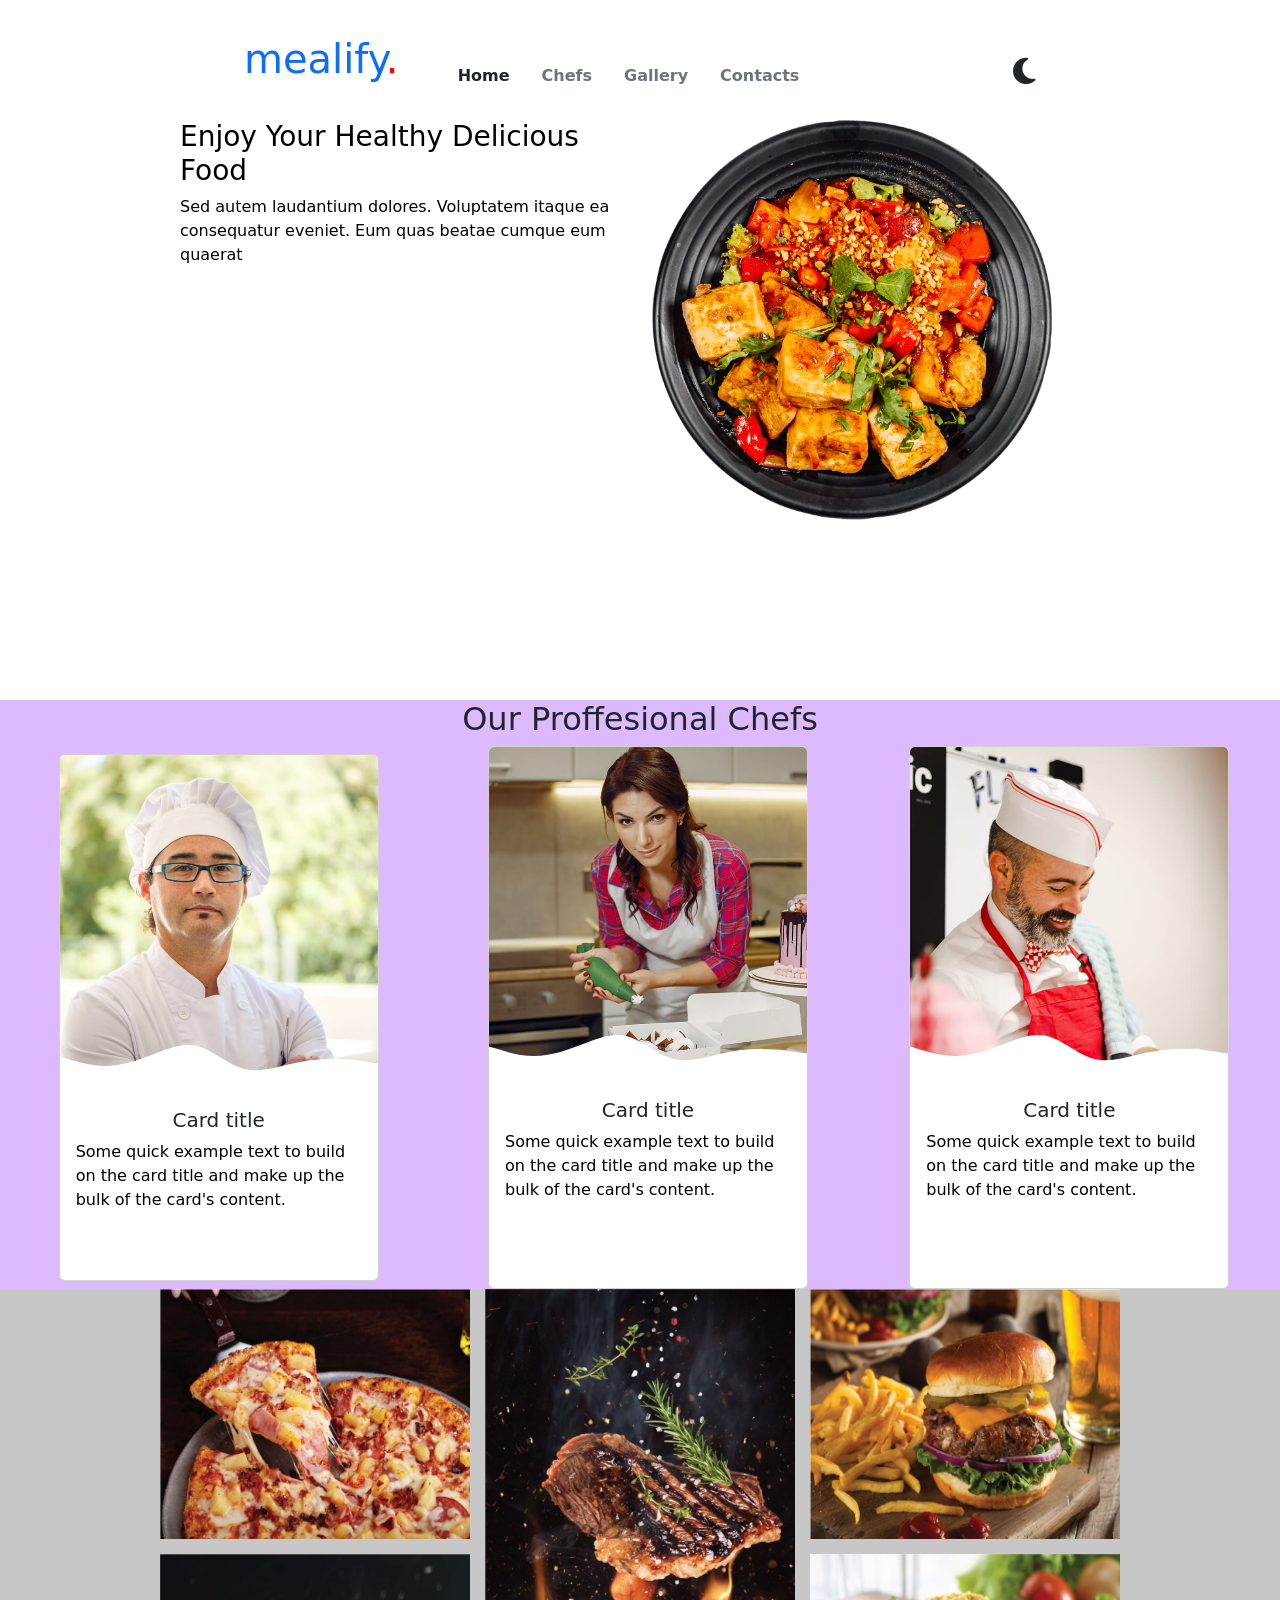
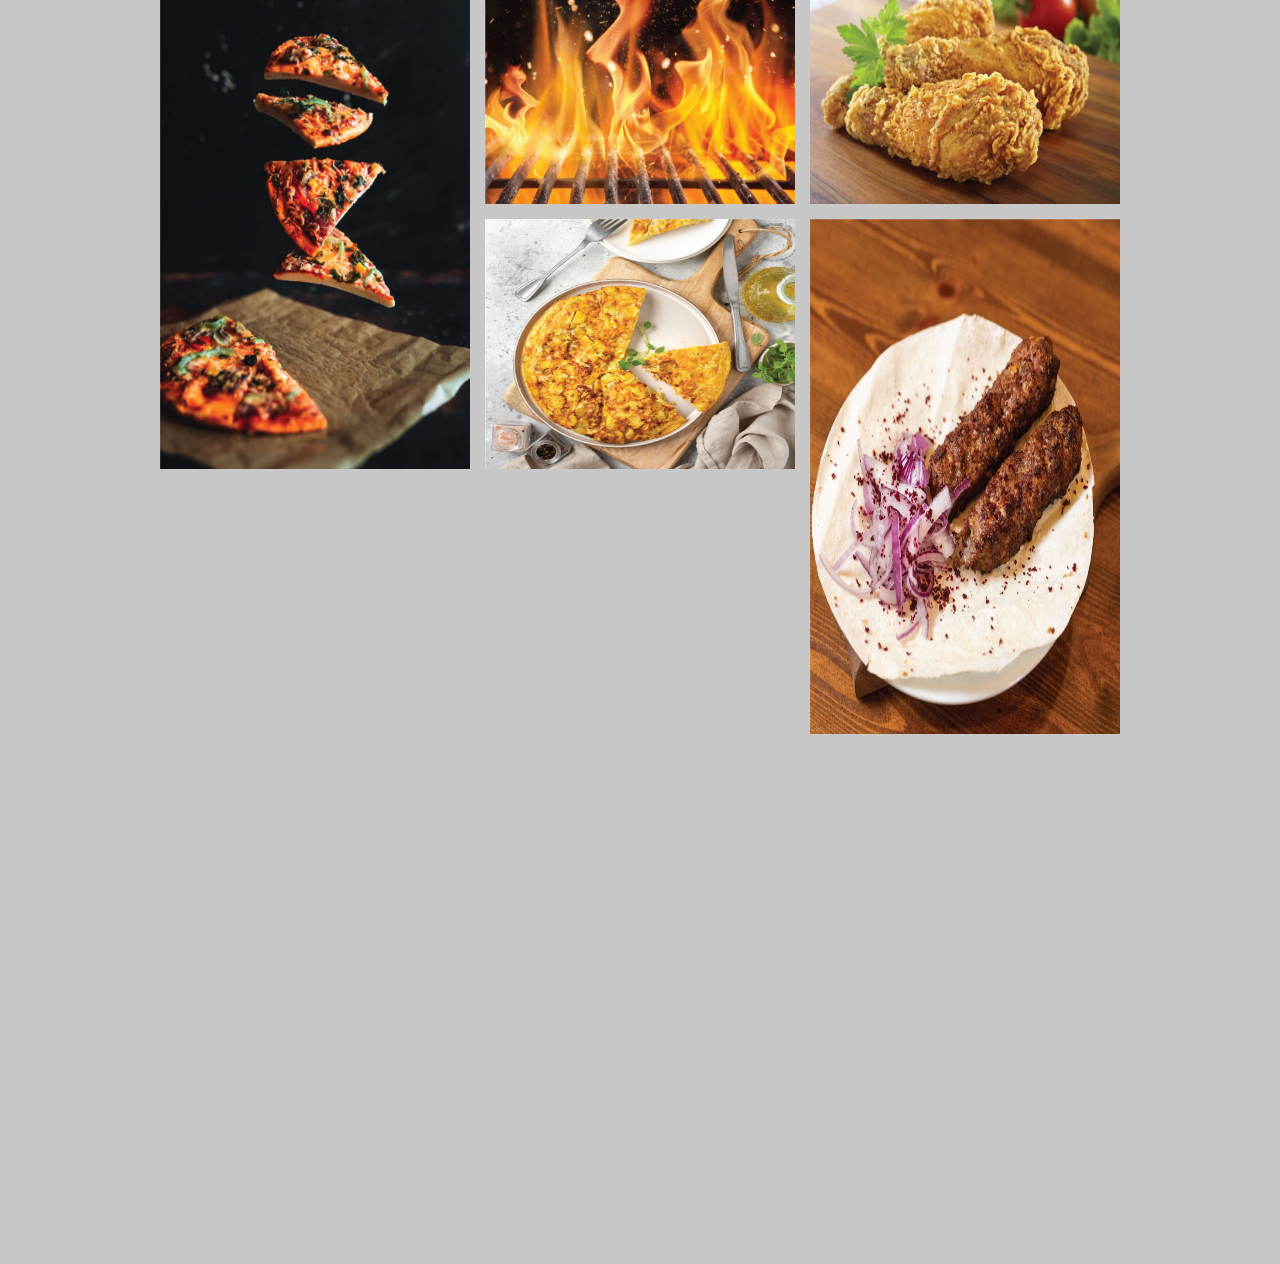
<file: index.html>
<!DOCTYPE html>
<html lang="en">
<head>
    <meta charset="UTF-8">
    <meta name="viewport" content="width=device-width, initial-scale=1.0">
    <title>Document</title>
    <link rel="stylesheet" href="fontawesome-free-6.6.0-web/css/all.min.css">
    <link rel="stylesheet" href="bootstrap-5.3.3-dist/css/bootstrap.min.css">
     <link rel="stylesheet" href="css/mealify.css">
</head>
<body>
        <nav class="m-auto w-75">
            <div class="container ">
                <h1>
                    <a href="#" style="text-decoration: none; ">mealify<span style="color: red;">.</span></a>
                </h1>
               
                <ul class="nav justify-content-center">
                    <li class="nav-item">
                    <a class="fs-6 fw-bold text-dark nav-link active" aria-current="page" href="#">Home</a>
                    </li>
                    <li class="nav-item">
                    <a class="fs-6 fw-bold text-secondary nav-link" href="#">Chefs</a>
                    </li>
                    <li class="nav-item">
                    <a class="fs-6 fw-bold text-secondary nav-link" href="#">Gallery</a>
                    </li>
                    <li class="nav-item">
                    <a class="fs-6 fw-bold text-secondary nav-link" href="#">Contacts</a>
                    </li>
                    
                    <i class="fa-sharp fa-solid fa-moon" id="icon"></i>
                </ul>
                
                
            </div>
            
        </nav>
        <main>
          <div class="containe m-auto w-75">
            <div class="row">
              <div class="col">
                <h3>
                  Enjoy Your Healthy
                  Delicious Food
                </h3>
                <p>Sed autem laudantium dolores.
                  Voluptatem itaque ea consequatur eveniet. Eum quas beatae cumque eum quaerat</p>
                    
              </div>
              <div class="col">
                <picture>
                  <img src="images/hero-img.png" alt="" style="width: 25rem;">
                </picture>
              </div>
            </div>
          </div>
            
        
              
              
              <div class="co">
                  <h2 class="text-center">Our Proffesional Chefs</h2>
                <div class="containertwo d-flex justify-content-around">
                <div class="card  m-2" style="width: 20rem;">
                    <img src="images/11.jpg" class="card-img-top" alt="...">
                    <img src="images/team-shape.svg" alt="" class="wave">
                    <div class="social">
                      <a href=""><i class="fa-brands fa-facebook"></i></a>
                      <a href=""><i class="fa-brands fa-twitter"></i></a>
                      <a href=""><i class="fa-brands fa-instagram"></i></a>
                      
                      
                      
                      
                    </div>
                    <div class="card-body">
                      <h5 class="card-title text-center">Card title</h5>
                      <p class="card-text">Some quick example text to build on the card title and make up the bulk of the card's content.</p>
                      
                    </div>
                </div>
                  <div class="card" style="width: 20rem;">
                    <img src="images/10.jpg" class="card-img-top" alt="...">
                    <img src="images/team-shape.svg" alt="" class="wave">
                    <div class="social">
                      <a href=""><i class="fa-brands fa-facebook"></i></a>
                      <a href=""><i class="fa-brands fa-twitter"></i></a>
                      <a href=""><i class="fa-brands fa-instagram"></i></a>
                      
                    </div>
                    <div class="card-body">
                      <h5 class="card-title text-center">Card title</h5>
                      <p class="card-text">Some quick example text to build on the card title and make up the bulk of the card's content.</p>
                      
                    </div>
                </div>
                <div class="card" style="width: 20rem;" >
                    <img src="images/9.jpg" class="card-img-top" alt="...">
                    <img src="../images/team-shape.svg" alt="" class="wave">
                    <div class="social">
                      <a href=""><i class="fa-brands fa-facebook"></i></a>
                      <a href=""><i class="fa-brands fa-twitter"></i></a>
                      <a href=""><i class="fa-brands fa-instagram"></i></a>
                      
                    </div>
                    <div class="card-body">
                      <h5 class="card-title text-center">Card title</h5>
                      <p class="card-text">Some quick example text to build on the card title and make up the bulk of the card's content.</p>
                      
                    </div>
                  </div>
                </div>
               </div>
              </div>
              <section class="gray" style="background-color: rgba(128, 128, 128, 0.438);">
                <div class="grid-container w-75 m-auto">
                  <div class="one1">
                    <img src="images/2.jpg" alt="Image 1">
                    <div class="overlay">
                      <div class="title">
                        <h3 class="cotitle">Burger</h3>
                        <p class="cotitle"> grass fed bison hamburger with chips & beer</p>
                      </div> 
                    </div>
                  </div>
                  <div class="one2">
                    <img src="images/3.jpg" alt="Image 1">
                    <div class="overlay">
                      <div class="title">
                        <h3 class="cotitle">Burger</h3>
                        <p class="cotitle"> grass fed bison hamburger with chips & beer</p>
                      </div> 
                    </div>
                  </div>
                  <div class="one3">
                    <img src="images/4.jpg" alt="Image 1">
                    <div class="overlay">
                      <div class="title">
                        <h3 class="cotitle">Burger</h3>
                        <p class="cotitle"> grass fed bison hamburger with chips & beer</p>
                      </div> 
                    </div>
                  </div>
                  <div class="one4">
                    <img src="images/5.jpg" alt="Image 1">
                    <div class="overlay">
                      <div class="title">
                        <h3 class="cotitle">Burger</h3>
                        <p class="cotitle"> grass fed bison hamburger with chips & beer</p>
                      </div> 
                    </div>
                  </div>
                  <div class="one5">
                    <img src="images/8.jpg" alt="Image 1">
                    <div class="overlay">
                      <div class="title">
                        <h3 class="cotitle">Burger</h3>
                        <p class="cotitle"> grass fed bison hamburger with chips & beer</p>
                      </div> 
                    </div>
                  </div>
                  <div class="one6">
                    <img src="images/6.jpg" alt="Image 1">
                    <div class="overlay">
                      <div class="title">
                        <h3 class="cotitle">Burger</h3>
                        <p class="cotitle"> grass fed bison hamburger with chips & beer</p>
                      </div> 
                    </div>
                  </div>
                  <div class="one7">
                    <img src="images/7.jpg" alt="Image 1">
                    <div class="overlay">
                      <div class="title">
                        <h3 class="cotitle">Burger</h3>
                        <p class="cotitle"> grass fed bison hamburger with chips & beer</p>
                      </div> 
                    </div>
                  </div>
                    
                </div>
  

              </section>
            
              




              
        </main>
        
        
 <script src="js/mealify.js"></script>   
<script src="../bootstrap-5.3.3-dist/js/bootstrap.bundle.js" integrity="sha384-YvpcrYf0tY3lHB60NNkmXc5s9fDVZLESaAA55NDzOxhy9GkcIdslK1eN7N6jIeHz" crossorigin="anonymous"></script>

    
</body>
</html>
</file>
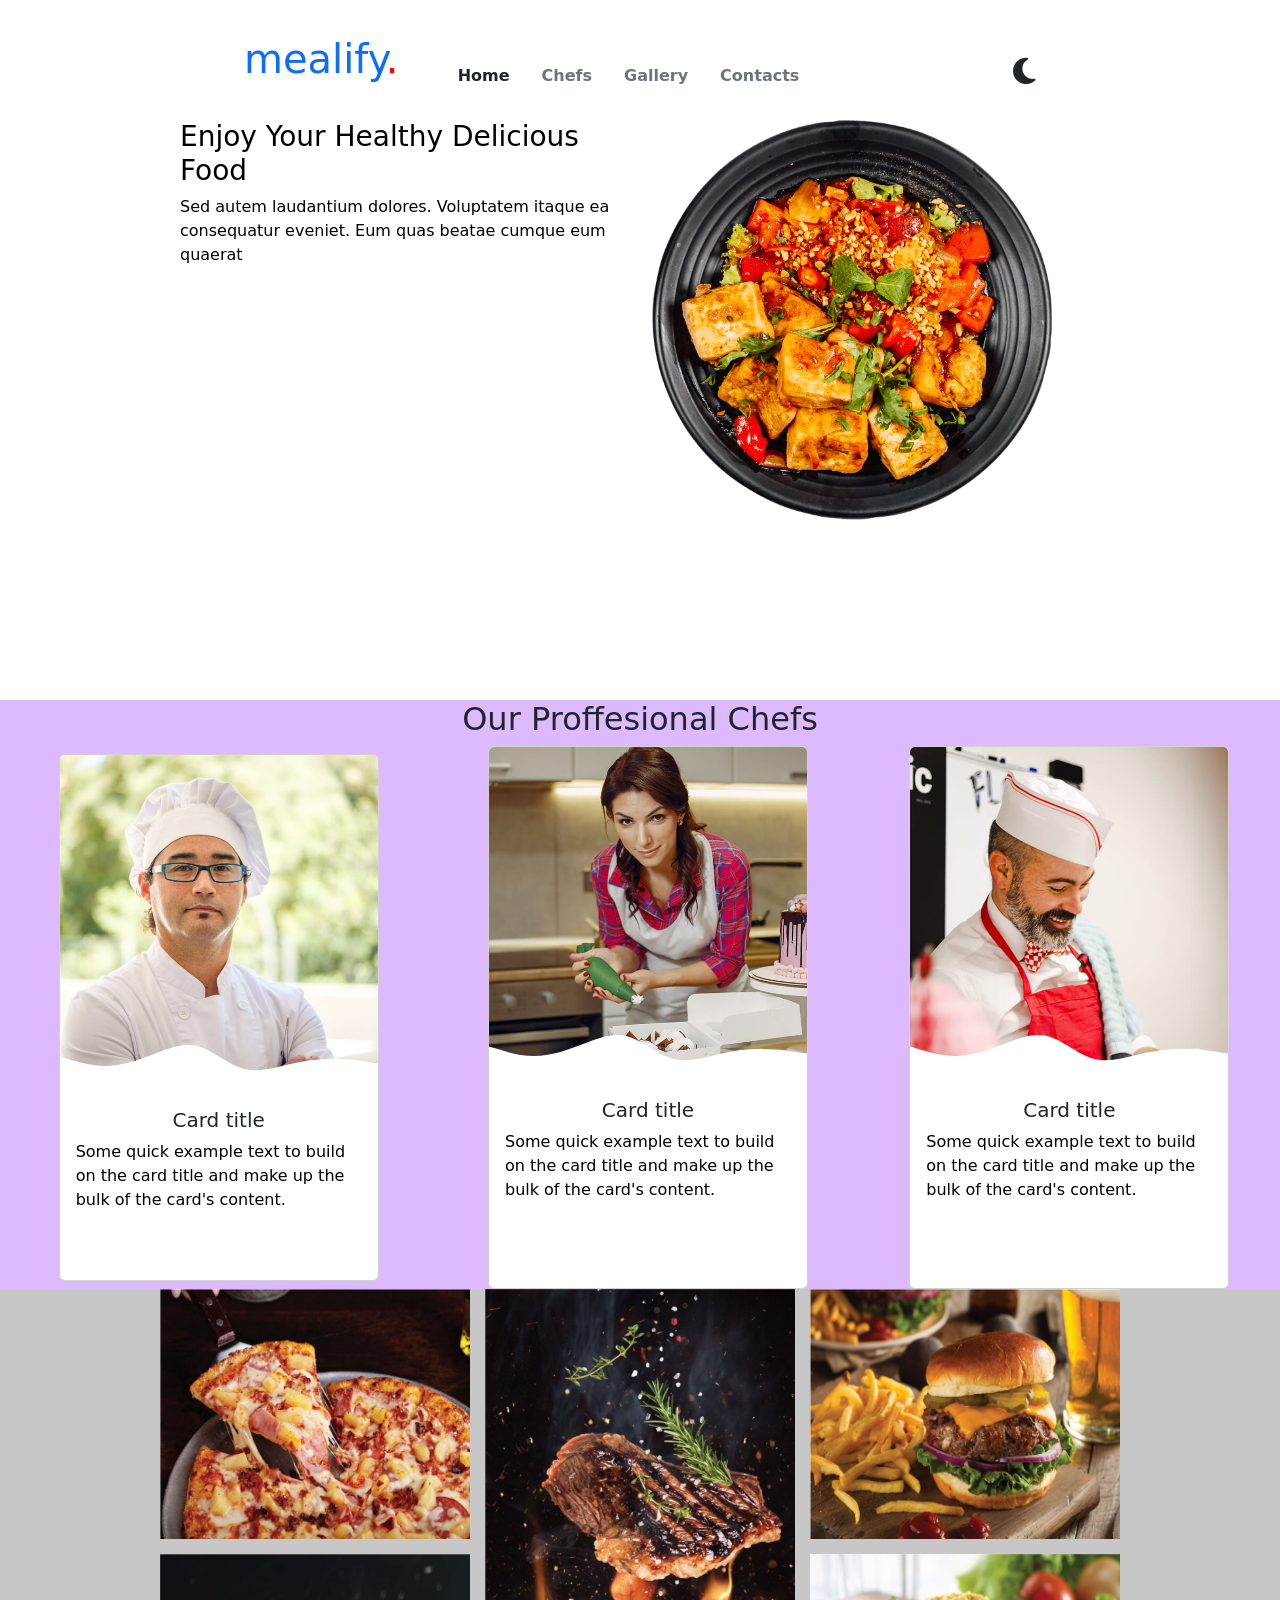
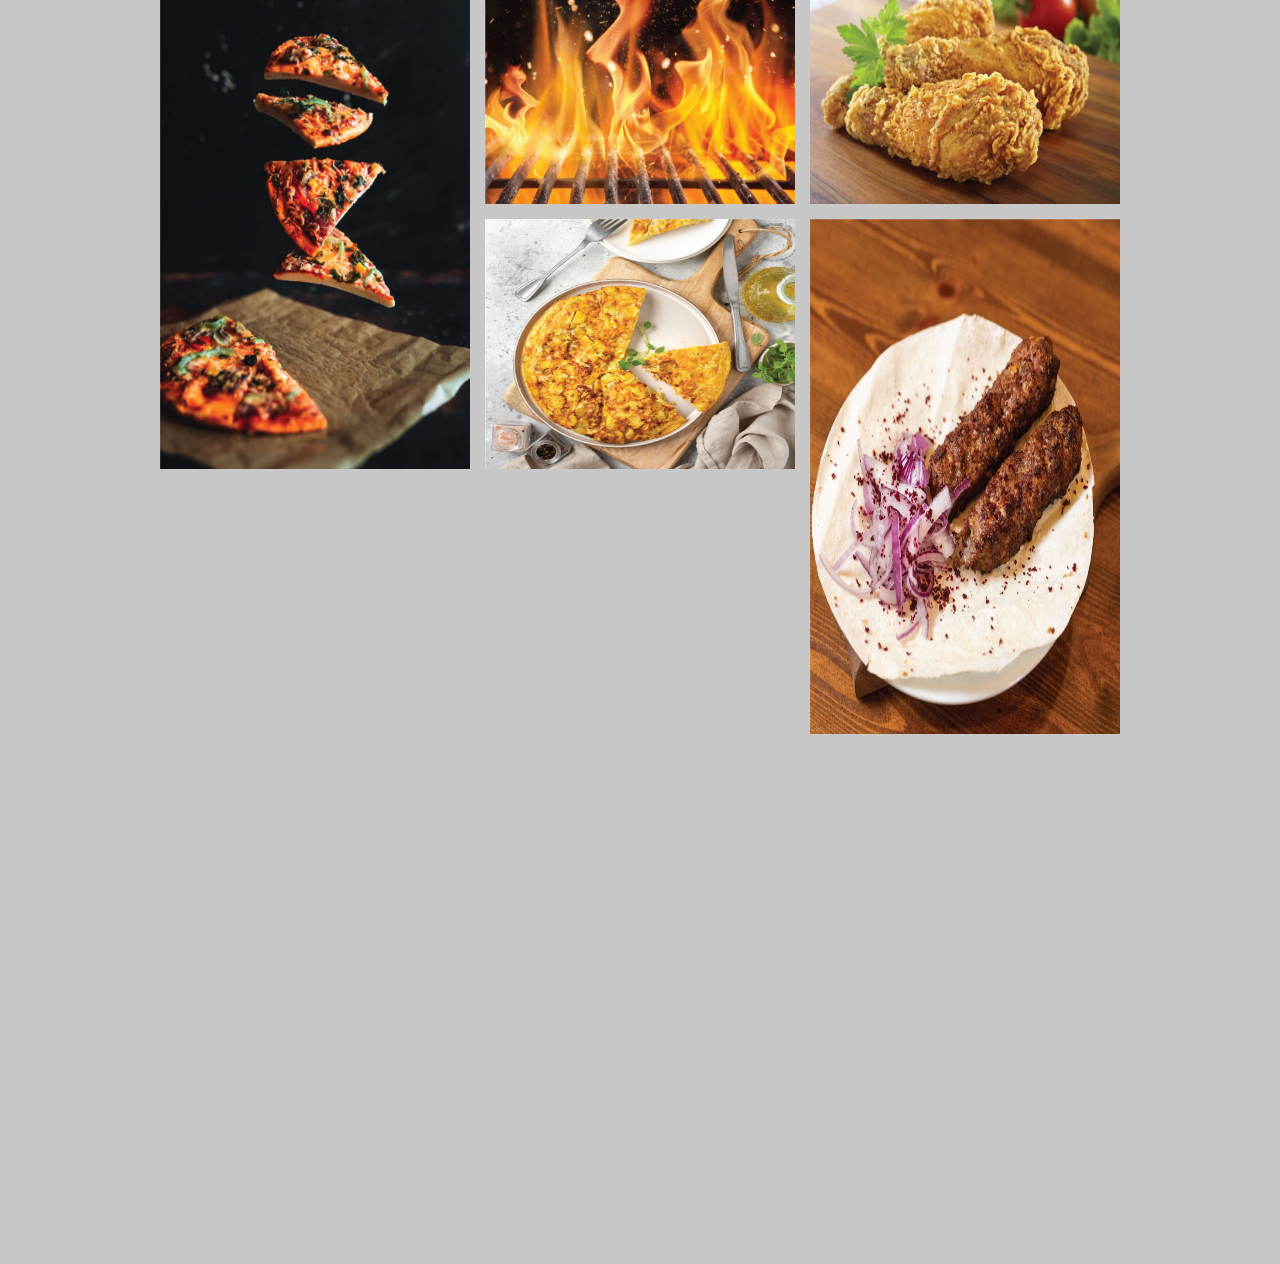
<file: html/mealify.html>
<!DOCTYPE html>
<html lang="en">
<head>
    <meta charset="UTF-8">
    <meta name="viewport" content="width=device-width, initial-scale=1.0">
    <title>Document</title>
    <link rel="stylesheet" href="../fontawesome-free-6.6.0-web/css/all.min.css">
    <link rel="stylesheet" href="../bootstrap-5.3.3-dist/css/bootstrap.min.css">
     <link rel="stylesheet" href="../css/mealify.css">
</head>
<body>
        <nav class="m-auto w-75">
            <div class="container ">
                <h1>
                    <a href="#" style="text-decoration: none; ">mealify<span style="color: red;">.</span></a>
                </h1>
               
                <ul class="nav justify-content-center">
                    <li class="nav-item">
                    <a class="fs-6 fw-bold text-dark nav-link active" aria-current="page" href="#">Home</a>
                    </li>
                    <li class="nav-item">
                    <a class="fs-6 fw-bold text-secondary nav-link" href="#">Chefs</a>
                    </li>
                    <li class="nav-item">
                    <a class="fs-6 fw-bold text-secondary nav-link" href="#">Gallery</a>
                    </li>
                    <li class="nav-item">
                    <a class="fs-6 fw-bold text-secondary nav-link" href="#">Contacts</a>
                    </li>
                    
                    <i class="fa-sharp fa-solid fa-moon" id="icon"></i>
                </ul>
                
                
            </div>
            
        </nav>
        <main>
          <div class="containe m-auto w-75">
            <div class="row">
              <div class="col">
                <h3>
                  Enjoy Your Healthy
                  Delicious Food
                </h3>
                <p>Sed autem laudantium dolores.
                  Voluptatem itaque ea consequatur eveniet. Eum quas beatae cumque eum quaerat</p>
                    
              </div>
              <div class="col">
                <picture>
                  <img src="../images/hero-img.png" alt="" style="width: 25rem;">
                </picture>
              </div>
            </div>
          </div>
            
        
              
              
              <div class="co">
                  <h2 class="text-center">Our Proffesional Chefs</h2>
                <div class="containertwo d-flex justify-content-around">
                <div class="card  m-2" style="width: 20rem;">
                    <img src="../images/11.jpg" class="card-img-top" alt="...">
                    <img src="../images/team-shape.svg" alt="" class="wave">
                    <div class="social">
                      <a href=""><i class="fa-brands fa-facebook"></i></a>
                      <a href=""><i class="fa-brands fa-twitter"></i></a>
                      <a href=""><i class="fa-brands fa-instagram"></i></a>
                      
                      
                      
                      
                    </div>
                    <div class="card-body">
                      <h5 class="card-title text-center">Card title</h5>
                      <p class="card-text">Some quick example text to build on the card title and make up the bulk of the card's content.</p>
                      
                    </div>
                </div>
                  <div class="card" style="width: 20rem;">
                    <img src="../images/10.jpg" class="card-img-top" alt="...">
                    <img src="../images/team-shape.svg" alt="" class="wave">
                    <div class="social">
                      <a href=""><i class="fa-brands fa-facebook"></i></a>
                      <a href=""><i class="fa-brands fa-twitter"></i></a>
                      <a href=""><i class="fa-brands fa-instagram"></i></a>
                      
                    </div>
                    <div class="card-body">
                      <h5 class="card-title text-center">Card title</h5>
                      <p class="card-text">Some quick example text to build on the card title and make up the bulk of the card's content.</p>
                      
                    </div>
                </div>
                <div class="card" style="width: 20rem;" >
                    <img src="../images/9.jpg" class="card-img-top" alt="...">
                    <img src="../images/team-shape.svg" alt="" class="wave">
                    <div class="social">
                      <a href=""><i class="fa-brands fa-facebook"></i></a>
                      <a href=""><i class="fa-brands fa-twitter"></i></a>
                      <a href=""><i class="fa-brands fa-instagram"></i></a>
                      
                    </div>
                    <div class="card-body">
                      <h5 class="card-title text-center">Card title</h5>
                      <p class="card-text">Some quick example text to build on the card title and make up the bulk of the card's content.</p>
                      
                    </div>
                  </div>
                </div>
               </div>
              </div>
              <section class="gray" style="background-color: rgba(128, 128, 128, 0.438);">
                <div class="grid-container w-75 m-auto">
                  <div class="one1">
                    <img src="../images/2.jpg" alt="Image 1">
                    <div class="overlay">
                      <div class="title">
                        <h3 class="cotitle">Burger</h3>
                        <p class="cotitle"> grass fed bison hamburger with chips & beer</p>
                      </div> 
                    </div>
                  </div>
                  <div class="one2">
                    <img src="../images/3.jpg" alt="Image 1">
                    <div class="overlay">
                      <div class="title">
                        <h3 class="cotitle">Burger</h3>
                        <p class="cotitle"> grass fed bison hamburger with chips & beer</p>
                      </div> 
                    </div>
                  </div>
                  <div class="one3">
                    <img src="../images/4.jpg" alt="Image 1">
                    <div class="overlay">
                      <div class="title">
                        <h3 class="cotitle">Burger</h3>
                        <p class="cotitle"> grass fed bison hamburger with chips & beer</p>
                      </div> 
                    </div>
                  </div>
                  <div class="one4">
                    <img src="../images/5.jpg" alt="Image 1">
                    <div class="overlay">
                      <div class="title">
                        <h3 class="cotitle">Burger</h3>
                        <p class="cotitle"> grass fed bison hamburger with chips & beer</p>
                      </div> 
                    </div>
                  </div>
                  <div class="one5">
                    <img src="../images/8.jpg" alt="Image 1">
                    <div class="overlay">
                      <div class="title">
                        <h3 class="cotitle">Burger</h3>
                        <p class="cotitle"> grass fed bison hamburger with chips & beer</p>
                      </div> 
                    </div>
                  </div>
                  <div class="one6">
                    <img src="../images/6.jpg" alt="Image 1">
                    <div class="overlay">
                      <div class="title">
                        <h3 class="cotitle">Burger</h3>
                        <p class="cotitle"> grass fed bison hamburger with chips & beer</p>
                      </div> 
                    </div>
                  </div>
                  <div class="one7">
                    <img src="../images/7.jpg" alt="Image 1">
                    <div class="overlay">
                      <div class="title">
                        <h3 class="cotitle">Burger</h3>
                        <p class="cotitle"> grass fed bison hamburger with chips & beer</p>
                      </div> 
                    </div>
                  </div>
                    
                </div>
  

              </section>
            
              




              
        </main>
        
        
 <script src="../js/mealify.js"></script>   
<script src="../bootstrap-5.3.3-dist/js/bootstrap.bundle.js" integrity="sha384-YvpcrYf0tY3lHB60NNkmXc5s9fDVZLESaAA55NDzOxhy9GkcIdslK1eN7N6jIeHz" crossorigin="anonymous"></script>

    
</body>
</html>
</file>
<file: css/mealify.css>
/* .container h1::after{
    content:".";
    color: red;
    font-size: 4rem;
    
} */
 :root{
    --primary-color:white;
    --secondary-color:black;
 }
 .dark-theme{
    --primary-color:black;
    --secondary-color:white;

 }


.container{
    position: relative;
    width: 85%;
    background-color:var(--primary-color);
    height: 100px;
    
 }
 .container h1{
    
    position: relative;
    top:35%;
    color:var(--secondary-color);
    
 }
 
 .container i{
    position: relative;
    
    left: 25%;
    font-size: 30px;
   
    
 }
 .container a{
    position: relative;
    display: inline-block;
    
  }
  
  .nav-link::after {
    content: '';
    position: absolute;
    width: 80%;
    transform: scaleX(0);
    height: 3px;
    bottom:0;
    right:10%;
    background-color: rgb(235, 9, 9);
    transform-origin: bottom left;
    transition: transform 1s ease-out;
    -webkit-transition: transform 1s ease-out;
    -moz-transition: transform 1s ease-out;
    -ms-transition: transform 1s ease-out;
    -o-transition: transform 1s ease-out;
    -webkit-transform: scaleX(0);
    -moz-transform: scaleX(0);
    -ms-transform: scaleX(0);
    -o-transform: scaleX(0);
}
  
  .nav-link:hover::after {
    transform: scaleX(1);
    transform-origin: bottom left;
    -webkit-transform: scaleX(1);
    -moz-transform: scaleX(1);
    -ms-transform: scaleX(1);
    -o-transform: scaleX(1);
}

.col:hover img{
        animation-name: dish;
        animation-duration: 1.5s;
        animation-iteration-count: infinite;
        filter: drop-shadow(4px 4px 9px #000a);
        -webkit-filter: drop-shadow(4px 4px 9px #000a);
        -webkit-animation:;
        -webkit-transition:;
        -moz-transition:;
        -ms-transition:;
        -o-transition:;
}
body{
    background-color: var(--primary-color);
}
main h3,p{
    color: var(--secondary-color);
}
    
    @keyframes dish{
        0%{
            transform: rotate(1deg);
            translate: 1px 1px;
            -webkit-transform: rotate(1deg);
            -moz-transform: rotate(1deg);
            -ms-transform: rotate(1deg);
            -o-transform: rotate(1deg);
}
        5%{
            transform: rotate(1deg);
            translate:-1px -2px ;
            -webkit-transform: rotate(1deg);
            -moz-transform: rotate(1deg);
            -ms-transform: rotate(1deg);
            -o-transform: rotate(1deg);
}
        10%{
            transform: rotate(-2deg);
            translate: 3px 3px;
            -webkit-transform: rotate(-2deg);
            -moz-transform: rotate(-2deg);
            -ms-transform: rotate(-2deg);
            -o-transform: rotate(-2deg);
}
        15%{
            transform: rotate(1deg);
            translate: -2px -2px;
            -webkit-transform: rotate(1deg);
            -moz-transform: rotate(1deg);
            -ms-transform: rotate(1deg);
            -o-transform: rotate(1deg);
}
        20%{
            transform: rotate(-1deg);
            translate: 1px 1px;
            -webkit-transform: rotate(-1deg);
            -moz-transform: rotate(-1deg);
            -ms-transform: rotate(-1deg);
            -o-transform: rotate(-1deg);
}
        25%{
            transform: rotate(2deg);
            translate: -3px -3px;
            -webkit-transform: rotate(2deg);
            -moz-transform: rotate(2deg);
            -ms-transform: rotate(2deg);
            -o-transform: rotate(2deg);
}
        30%{
            transform: rotate(-2deg);
            translate: 5px 5px;
            -webkit-transform: rotate(-2deg);
            -moz-transform: rotate(-2deg);
            -ms-transform: rotate(-2deg);
            -o-transform: rotate(-2deg);
}
        35%{
            transform: rotate(1deg);
            translate: -3px -3px;
            -webkit-transform: rotate(1deg);
            -moz-transform: rotate(1deg);
            -ms-transform: rotate(1deg);
            -o-transform: rotate(1deg);
}
        40%{
            transform: rotate(-2deg);
            translate: 3px 3px;
            -webkit-transform: rotate(-2deg);
            -moz-transform: rotate(-2deg);
            -ms-transform: rotate(-2deg);
            -o-transform: rotate(-2deg);
}
        45%{
            transform: rotate(3deg);
            translate: -1px -1px;
            -webkit-transform: rotate(3deg);
            -moz-transform: rotate(3deg);
            -ms-transform: rotate(3deg);
            -o-transform: rotate(3deg);
}
        50%{
            transform: rotate(-2deg);
            translate: 3px 3px;
            -webkit-transform: rotate(-2deg);
            -moz-transform: rotate(-2deg);
            -ms-transform: rotate(-2deg);
            -o-transform: rotate(-2deg);
}
        55%{
            transform: rotate(2deg);
            translate: -5px -5px;
            -webkit-transform: rotate(2deg);
            -moz-transform: rotate(2deg);
            -ms-transform: rotate(2deg);
            -o-transform: rotate(2deg);
}
        60%{
            transform: rotate(-1deg);
            translate: -1px -1px;
            -webkit-transform: rotate(-1deg);
            -moz-transform: rotate(-1deg);
            -ms-transform: rotate(-1deg);
            -o-transform: rotate(-1deg);
}
        65%{
            transform: rotate(2deg);
            translate: 5px 5px;
            -webkit-transform: rotate(2deg);
            -moz-transform: rotate(2deg);
            -ms-transform: rotate(2deg);
            -o-transform: rotate(2deg);
}
        70%{
            transform: rotate(1deg);
            translate: -5px -5px;
            -webkit-transform: rotate(1deg);
            -moz-transform: rotate(1deg);
            -ms-transform: rotate(1deg);
            -o-transform: rotate(1deg);
}
    
           75%{
            transform: rotate(-1deg);
            translate: 3px 3px;
            -webkit-transform: rotate(-1deg);
            -moz-transform: rotate(-1deg);
            -ms-transform: rotate(-1deg);
            -o-transform: rotate(-1deg);
}
            80%{
                transform: rotate(-1deg);
                translate: -5px -5px;
                -webkit-transform: rotate(-1deg);
                -moz-transform: rotate(-1deg);
                -ms-transform: rotate(-1deg);
                -o-transform: rotate(-1deg);
}
            85%{
                transform: rotate(1deg);
                translate: 5px 5px;
                -webkit-transform: rotate(1deg);
                -moz-transform: rotate(1deg);
                -ms-transform: rotate(1deg);
                -o-transform: rotate(1deg);
}
            90%{
                transform: rotate(1deg);
                translate: 3px 3px;
                -webkit-transform: rotate(1deg);
                -moz-transform: rotate(1deg);
                -ms-transform: rotate(1deg);
                -o-transform: rotate(1deg);
}
            95%{
                transform: rotate(-2deg);
                translate: -3px -3px;
                -webkit-transform: rotate(-2deg);
                -moz-transform: rotate(-2deg);
                -ms-transform: rotate(-2deg);
                -o-transform: rotate(-2deg);
}
            100%{
                transform: rotate(-1deg);
                translate: -2px -2px;
                -webkit-transform: rotate(-1deg);
                -moz-transform: rotate(-1deg);
                -ms-transform: rotate(-1deg);
                -o-transform: rotate(-1deg);
}
    
    
            }
    .containe{
        padding: 20px;
        height: 600px;
    }
    .wave{
        position:relative;
        bottom: 10%;
        
    }
    .card-body{
        position: relative;
        bottom: 10%;
    }
    .card-body p{
        color: black;
    }
    .social{
        
        width: 50px;
        height: 200px;
        background-color: rgba(255, 255, 255, 0.89);
        position: absolute;
        top: 50px;
        right: -50px;
        visibility: hidden;
    
        
    }
    .social a{
    display: block;
    color: rgba(0, 0, 0, 0.356);
    }

    .card{
        transition: 0.3s;
        -webkit-transition: 0.3s;
        -moz-transition: 0.3s;
        -ms-transition: 0.3s;
        -o-transition: 0.3s;
}
.co{
    background-color: rgba(132, 0, 255, 0.274);
}
    .card:hover{
        overflow: hidden;
        transform: scale(1.1);
        -webkit-transform: scale(1.1);
        -moz-transform: scale(1.1);
        -ms-transform: scale(1.1);
        -o-transform: scale(1.1);
        -webkit-transition: 0.5s;
        -moz-transition: 0.5s;
        -ms-transition: 0.5s;
        -o-transition: 0.5s;
}
.social a:hover{
color: black;
}

.social{
    padding-left:20px;
    padding-top: 50px;
    position: absolute;
            top: 50px;
            right: 20px;
}


.card:hover .social{

    
        animation-name: x;
        animation-duration:1s ;
        
        visibility: visible;
        
        
    }
    @keyframes x{
        0%{
            position: absolute;
            top: 50px;
            right: -50px;

    
        }
        100%{
            position: absolute;
            top: 50px;
            right: 20px;
        }
    }

    .grid-container {
        width: 100%;
        height: auto;
        display: grid;
        grid-template-columns: repeat(3, 1fr);
        grid-template-rows: repeat(6, 250px);
        
        gap: 15px; /* Adjust the gap between images as needed */
    }
    
    .grid-container img {
        width: 100%;
        height: 100%;
        display: block;
    }
    .one1{
        position: relative;
        grid-area: 1 / 1 / 1 / 1;
    }
    .one2{
        position: relative;
        grid-area: 1 / 2 / 3 / 2;
    }
    .one3{
        position: relative;
        grid-area: 1 / 3 / 1/ 3;
    }
    .one4{
        position: relative;
        grid-area: 2/ 1 / 4 / 1;
    }
    .one5{
        position: relative;
        grid-area: 3/ 2 / 4 / 3;
        
    }
    .one6{
        position: relative;
        grid-area: 2/ 3 / 3 / 3;
    }
    .one7{
        position: relative;
        grid-area: 3/ 3/ 5 / 3;
    
        
    }
    .overlay{
        position: absolute;
        bottom: 0%;
        width: 100%;
        height:0;
        background-color: rgba(0, 0, 0, 0.322);
        text-align: center;
        visibility: hidden;
        display: flex;
        align-items: center;

    }
    .cotitle{
        color: aliceblue;
    }
    .title{
        color: antiquewhite;
        
        
    }
    .one3:hover .overlay , .one4:hover .overlay , .one2:hover .overlay , .one1:hover .overlay , .one5:hover .overlay , .one6:hover .overlay , .one7:hover .overlay{
        position: absolute;
        bottom: 0;
        height: 100%;
        visibility: visible;
        transition: .3s;
        -webkit-transition: .3s;
        -moz-transition: .3s;
        -ms-transition: .3s;
        -o-transition: .3s;
}
</file>
